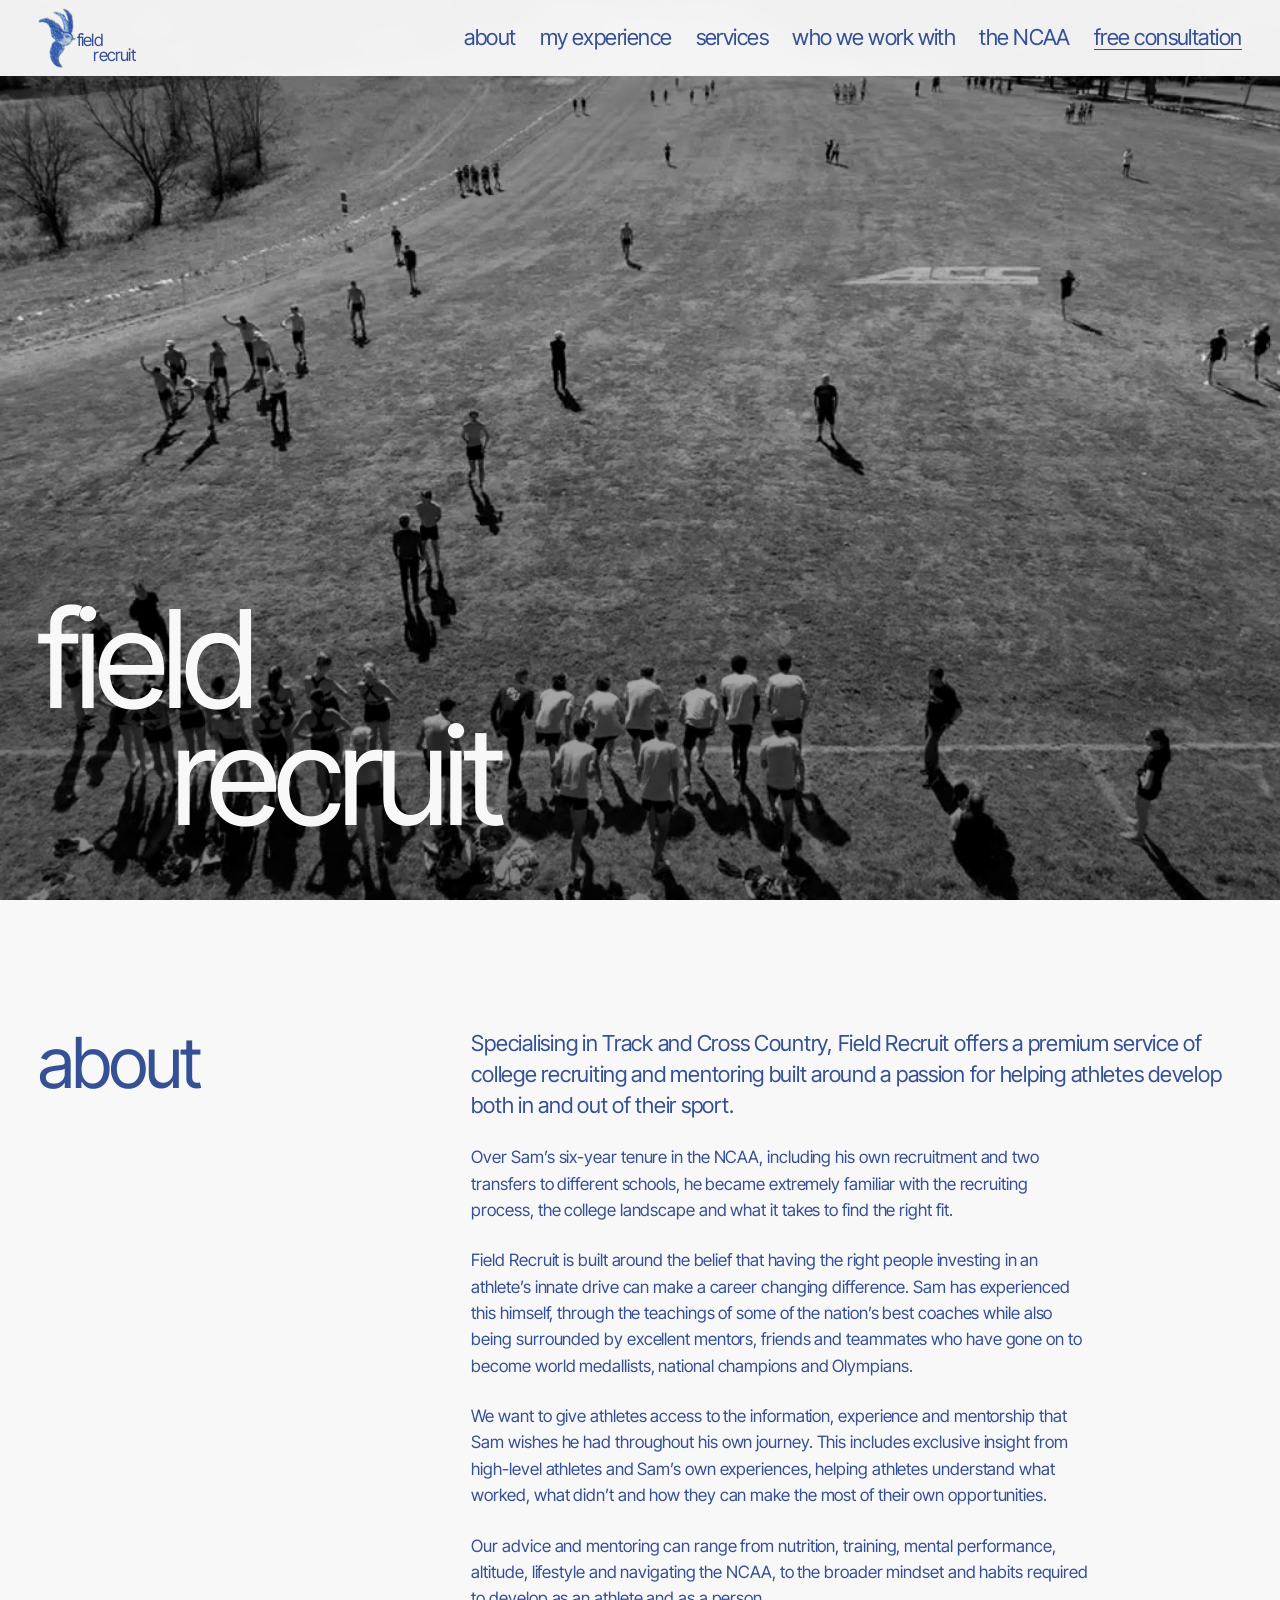
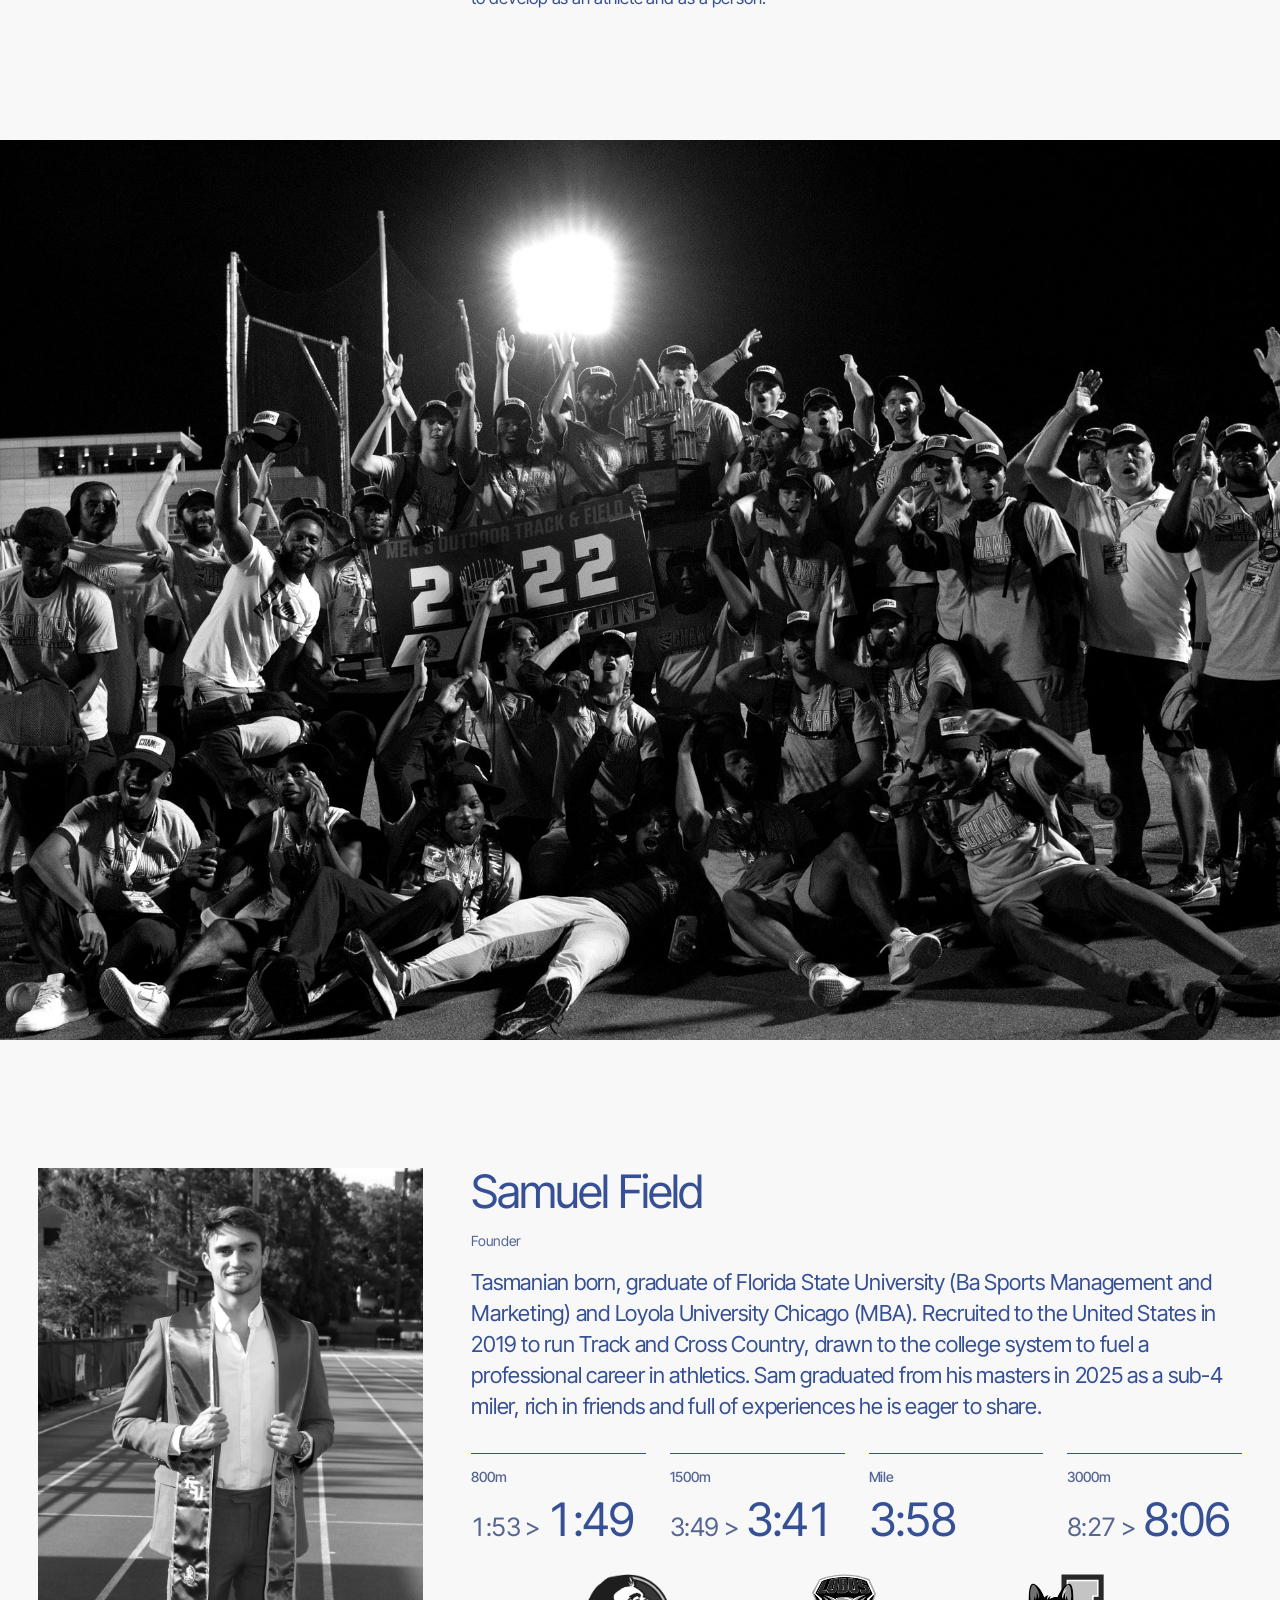
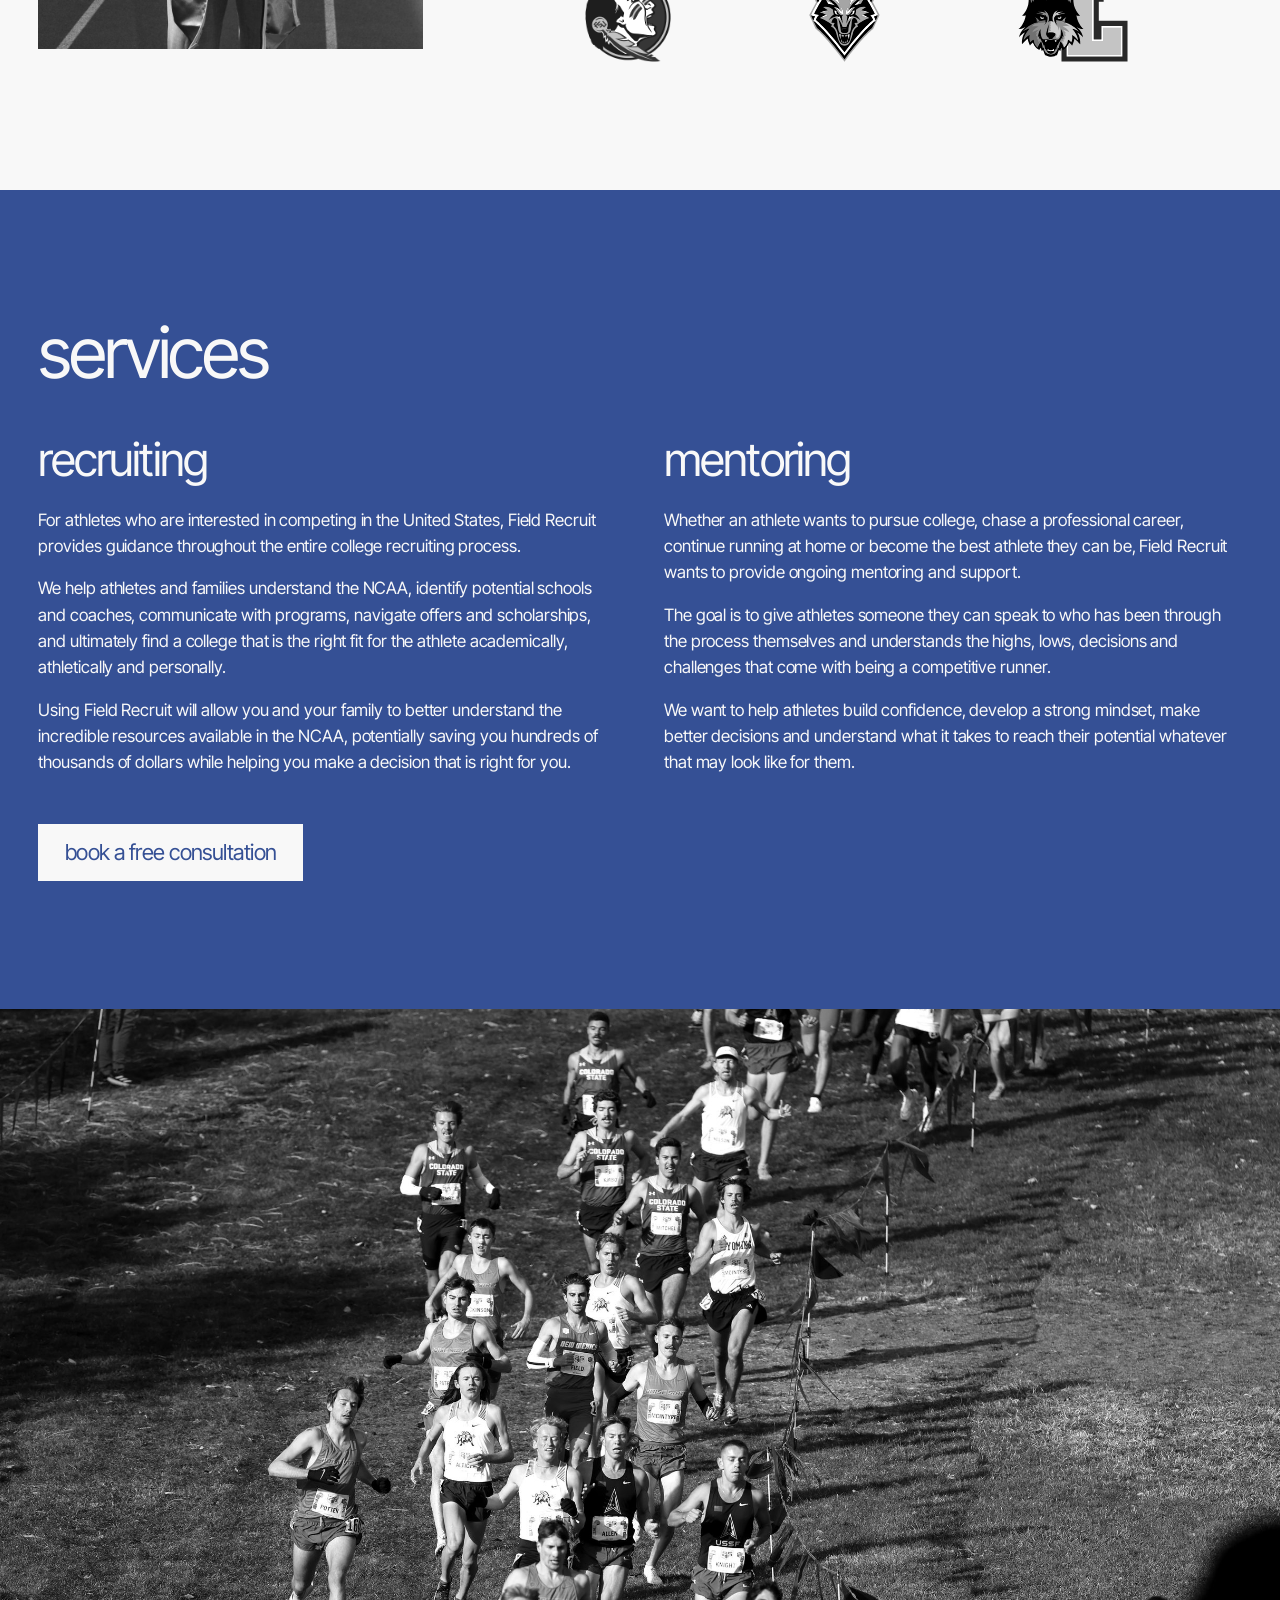
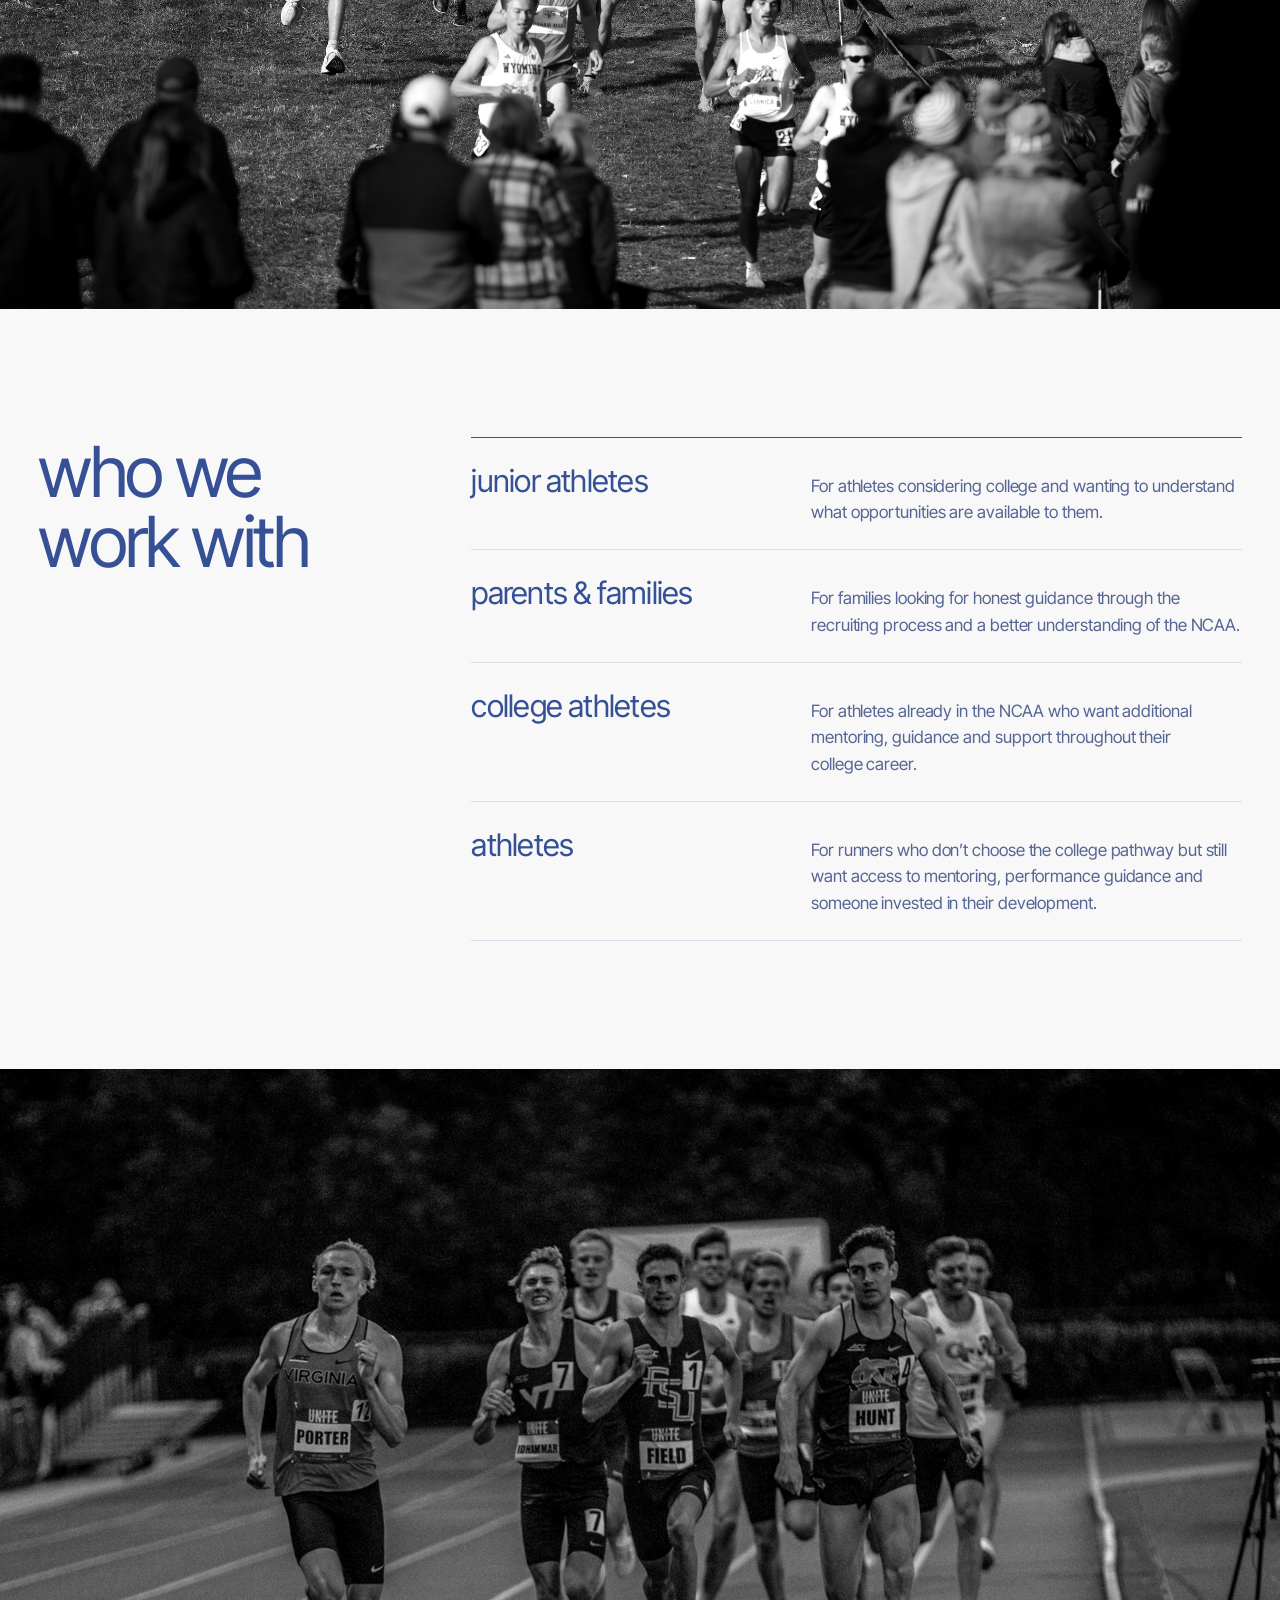
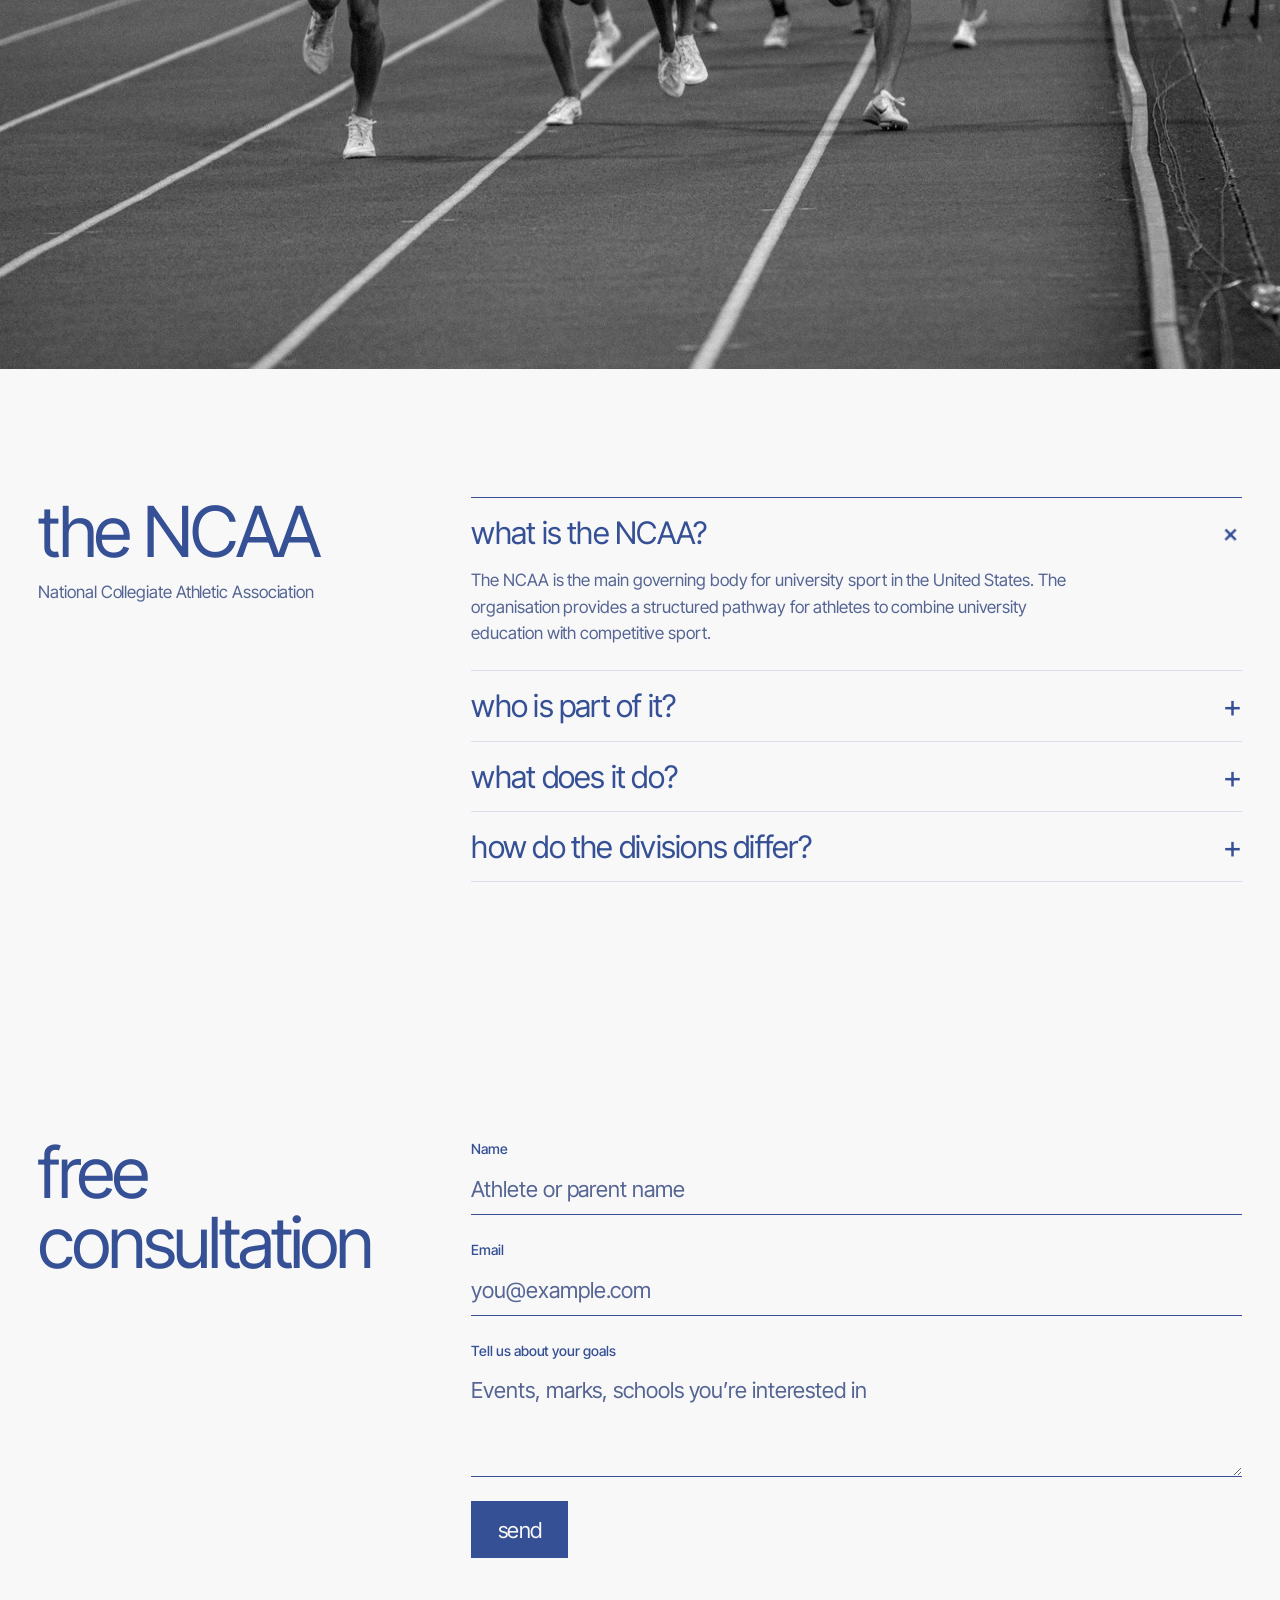
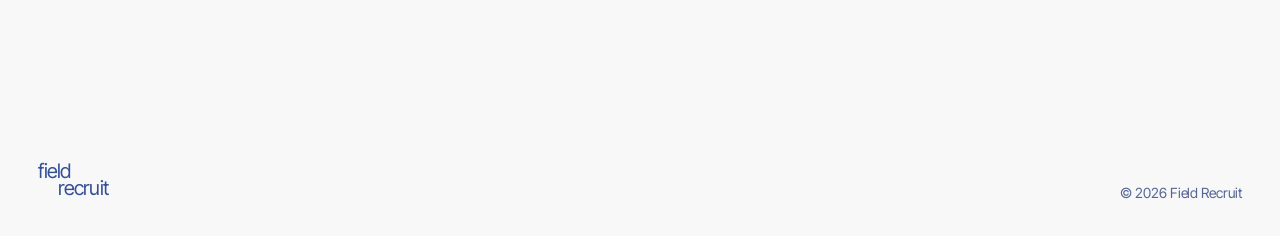
<file: index.html>
<!doctype html>
<html lang="en">
<head>
  <meta charset="utf-8">
  <meta name="viewport" content="width=device-width, initial-scale=1">
  <title>Field Recruit · College recruiting and mentoring</title>
  <meta name="description" content="Field Recruit offers a premium service of college recruiting and mentoring for Track and Cross Country athletes.">
  <link rel="icon" href="data:,">
  <script>document.documentElement.classList.add('js')</script>
  <link rel="preconnect" href="https://fonts.googleapis.com">
  <link rel="preconnect" href="https://fonts.gstatic.com" crossorigin>
  <link href="https://fonts.googleapis.com/css2?family=Inter+Tight:wght@400;500&display=swap" rel="stylesheet">
  <link rel="stylesheet" href="design-systems/02-field-recruit/tokens.css">
  <link rel="stylesheet" href="design-systems/02-field-recruit/base.css">
  <link rel="stylesheet" href="design-systems/02-field-recruit/components.css">
  <link rel="stylesheet" href="site/site.css">
  <script src="site/site.js" defer></script>
</head>
<body id="top">

  <!-- Fixed banner: drops down and fades in after the hero (site/site.js) -->
  <nav class="banner" aria-label="Main">
    <div class="banner__inner">
      <a class="brand" href="#top" aria-label="Field Recruit, back to top">
        <img class="brand__bird" src="design-systems/02-field-recruit/media/bird.png" alt="">
        <span class="brand__word"><span>field</span><span>recruit</span></span>
      </a>
      <button class="banner__toggle" type="button" aria-expanded="false" aria-controls="banner-links">menu</button>
      <ul class="menu banner__links" id="banner-links">
        <li><a href="#about">about</a></li>
        <li><a href="#experience">my experience</a></li>
        <li><a href="#services">services</a></li>
        <li><a href="#who">who we work with</a></li>
        <li><a href="#ncaa">the NCAA</a></li>
        <li><a href="#consultation">free consultation</a></li>
      </ul>
    </div>
  </nav>

  <header class="hero">
    <h1 class="hero__title hero__brand">
      <a class="brand" href="#top" aria-label="Field Recruit">
        <span class="brand__word"><span>field</span><span>recruit</span></span>
      </a>
    </h1>

    <div class="hero__media">
      <video autoplay muted loop playsinline preload="auto" poster="design-systems/02-field-recruit/media/hero-poster.jpg" aria-hidden="true">
        <source src="design-systems/02-field-recruit/media/hero.mp4" type="video/mp4">
      </video>
    </div>

    <div class="hero__side">
      <a class="icon-link" href="https://www.instagram.com/fieldrecruit/" target="_blank" rel="noopener" aria-label="Field Recruit on Instagram">
        <svg viewBox="0 0 24 24" fill="none" stroke="currentColor" stroke-width="2" aria-hidden="true"><rect x="2.5" y="2.5" width="19" height="19" rx="5"/><circle cx="12" cy="12" r="4.5"/><circle cx="17.4" cy="6.6" r="1" fill="currentColor" stroke="none"/></svg>
      </a>
    </div>
  </header>

  <main>
    <section class="section" id="about">
      <div class="container split">
        <h2 class="split__head">about</h2>
        <div class="stack">
          <p class="lead">Specialising in Track and Cross Country, Field Recruit offers a premium service of college recruiting and mentoring built around a passion for helping athletes develop both in and out of their sport.</p>
          <p>Over Sam’s six-year tenure in the NCAA, including his own recruitment and two transfers to different schools, he became extremely familiar with the recruiting process, the college landscape and what it takes to find the right fit.</p>
          <p>Field Recruit is built around the belief that having the right people investing in an athlete’s innate drive can make a career changing difference. Sam has experienced this himself, through the teachings of some of the nation’s best coaches while also being surrounded by excellent mentors, friends and teammates who have gone on to become world medallists, national champions and Olympians.</p>
          <p>We want to give athletes access to the information, experience and mentorship that Sam wishes he had throughout his own journey. This includes exclusive insight from high-level athletes and Sam’s own experiences, helping athletes understand what worked, what didn’t and how they can make the most of their own opportunities.</p>
          <p>Our advice and mentoring can range from nutrition, training, mental performance, altitude, lifestyle and navigating the NCAA, to the broader mindset and habits required to develop as an athlete and as a person.</p>
        </div>
      </div>
    </section>

    <div class="photo-full"><img src="design-systems/02-field-recruit/media/team.jpg" alt="A college track and field team celebrating with a trophy and a 2022 championship banner under stadium lights" loading="lazy"></div>

    <section class="section" id="experience" aria-label="My experience">
      <div class="container split">
        <div class="frame split__photo"><img src="design-systems/02-field-recruit/media/graduation.jpg" alt="Graduate in a suit and Florida State stole standing on a running track" loading="lazy"></div>
        <div class="stack" style="--stack-gap:var(--space-6)">
          <div class="stack" style="--stack-gap:var(--space-4)">
            <h2 class="h3">Samuel Field</h2>
            <p class="small muted">Founder</p>
            <p class="lead">Tasmanian born, graduate of Florida State University (Ba Sports Management and Marketing) and Loyola University Chicago (MBA). Recruited to the United States in 2019 to run Track and Cross Country, drawn to the college system to fuel a professional career in athletics. Sam graduated from his masters in 2025 as a sub-4 miler, rich in friends and full of experiences he is eager to share.</p>
          </div>
          <div class="marks">
            <div class="mark"><p class="mark__event">800m</p><p class="mark__time"><span class="mark__from">1:53 &gt;</span>1:49</p></div>
            <div class="mark"><p class="mark__event">1500m</p><p class="mark__time"><span class="mark__from">3:49 &gt;</span>3:41</p></div>
            <div class="mark"><p class="mark__event">Mile</p><p class="mark__time">3:58</p></div>
            <div class="mark"><p class="mark__event">3000m</p><p class="mark__time"><span class="mark__from">8:27 &gt;</span>8:06</p></div>
          </div>
          <ul class="logos">
            <li><img src="design-systems/02-field-recruit/media/logos/florida-state.png" alt="Florida State University" loading="lazy"></li>
            <li><img src="design-systems/02-field-recruit/media/logos/new-mexico.svg" alt="University of New Mexico" loading="lazy"></li>
            <li><img src="design-systems/02-field-recruit/media/logos/loyola-chicago.svg" alt="Loyola University Chicago" loading="lazy"></li>
          </ul>
        </div>
      </div>
    </section>

    <section class="section section--ink" id="services">
      <div class="container stack" style="--stack-gap:var(--space-7)">
        <h2>services</h2>
        <div class="grid grid--2" style="--grid-gap:var(--space-7)">
          <div class="services__item stack" style="--stack-gap:var(--space-4)">
            <h3>recruiting</h3>
            <p>For athletes who are interested in competing in the United States, Field Recruit provides guidance throughout the entire college recruiting process.</p>
            <p>We help athletes and families understand the NCAA, identify potential schools and coaches, communicate with programs, navigate offers and scholarships, and ultimately find a college that is the right fit for the athlete academically, athletically and personally.</p>
            <p>Using Field Recruit will allow you and your family to better understand the incredible resources available in the NCAA, potentially saving you hundreds of thousands of dollars while helping you make a decision that is right for you.</p>
          </div>
          <div class="services__item stack" style="--stack-gap:var(--space-4)">
            <h3>mentoring</h3>
            <p>Whether an athlete wants to pursue college, chase a professional career, continue running at home or become the best athlete they can be, Field Recruit wants to provide ongoing mentoring and support.</p>
            <p>The goal is to give athletes someone they can speak to who has been through the process themselves and understands the highs, lows, decisions and challenges that come with being a competitive runner.</p>
            <p>We want to help athletes build confidence, develop a strong mindset, make better decisions and understand what it takes to reach their potential whatever that may look like for them.</p>
          </div>
        </div>
        <a class="btn btn--primary" href="#consultation">book a free consultation</a>
      </div>
    </section>

    <div class="photo-full"><img src="design-systems/02-field-recruit/media/cross-country.jpg" alt="Sam Field, bib FIELD, in a New Mexico vest in a pack of cross country runners on a grass course" loading="lazy"></div>

    <section class="section" id="who">
      <div class="container split">
        <h2 class="split__head">who we work with</h2>
        <ul class="rows">
          <li class="row"><p class="row__title">junior athletes</p><p class="row__text">For athletes considering college and wanting to understand what opportunities are available to them.</p></li>
          <li class="row"><p class="row__title">parents &amp; families</p><p class="row__text">For families looking for honest guidance through the recruiting process and a better understanding of the NCAA.</p></li>
          <li class="row"><p class="row__title">college athletes</p><p class="row__text">For athletes already in the NCAA who want additional mentoring, guidance and support throughout their college career.</p></li>
          <li class="row"><p class="row__title">athletes</p><p class="row__text">For runners who don’t choose the college pathway but still want access to mentoring, performance guidance and someone invested in their development.</p></li>
        </ul>
      </div>
    </section>

    <div class="photo-full"><img src="design-systems/02-field-recruit/media/race.jpg" alt="Sam Field, bib FIELD, racing in a Florida State uniform in the middle of a group on the home straight" loading="lazy"></div>

    <section class="section" id="ncaa">
      <div class="container split">
        <div class="split__head stack" style="--stack-gap:var(--space-3)">
          <h2>the NCAA</h2>
          <p class="muted">National Collegiate Athletic Association</p>
        </div>
        <div>
          <details class="disclosure" open>
            <summary>what is the NCAA?</summary>
            <p class="disclosure__body">The NCAA is the main governing body for university sport in the United States. The organisation provides a structured pathway for athletes to combine university education with competitive sport.</p>
          </details>
          <details class="disclosure">
            <summary>who is part of it?</summary>
            <p class="disclosure__body">The NCAA is comprised of more than 1,000 university institutions across three divisions. These institutions compete in organised sporting competitions across a wide range of sports including Track and Field, Cross Country, swimming, basketball, soccer and tennis.</p>
          </details>
          <details class="disclosure">
            <summary>what does it do?</summary>
            <p class="disclosure__body">The NCAA facilitates university teams travelling student-athletes to competitions and hosting NCAA-sanctioned meets. It also establishes and governs eligibility requirements, organises national championships and regulates how universities recruit and support student-athletes.</p>
          </details>
          <details class="disclosure">
            <summary>how do the divisions differ?</summary>
            <p class="disclosure__body">The three divisions offer different levels of competition, university environments, academic opportunities and scholarship structures. Understanding these differences is an important part of finding the right university and opportunity for each athlete.</p>
          </details>
        </div>
      </div>
    </section>

    <section class="section" id="consultation">
      <div class="container split">
        <h2 class="split__head">free consultation</h2>
        <form class="stack" id="consultation-form">
          <div class="field"><label for="f-name">Name</label><input id="f-name" name="name" type="text" autocomplete="name" placeholder="Athlete or parent name" required></div>
          <div class="field"><label for="f-email">Email</label><input id="f-email" name="email" type="email" autocomplete="email" placeholder="you@example.com" required></div>
          <div class="field"><label for="f-goals">Tell us about your goals</label><textarea id="f-goals" name="goals" placeholder="Events, marks, schools you’re interested in"></textarea></div>
          <button class="btn btn--primary" type="submit">send</button>
          <p class="form-status" role="status"></p>
        </form>
      </div>
    </section>
  </main>

  <footer class="container site-footer">
    <a class="brand" href="#top" aria-label="Field Recruit, back to top">
      <span class="brand__word"><span>field</span><span>recruit</span></span>
    </a>
    <p class="small muted">© 2026 Field Recruit</p>
  </footer>

</body>
</html>
</file>
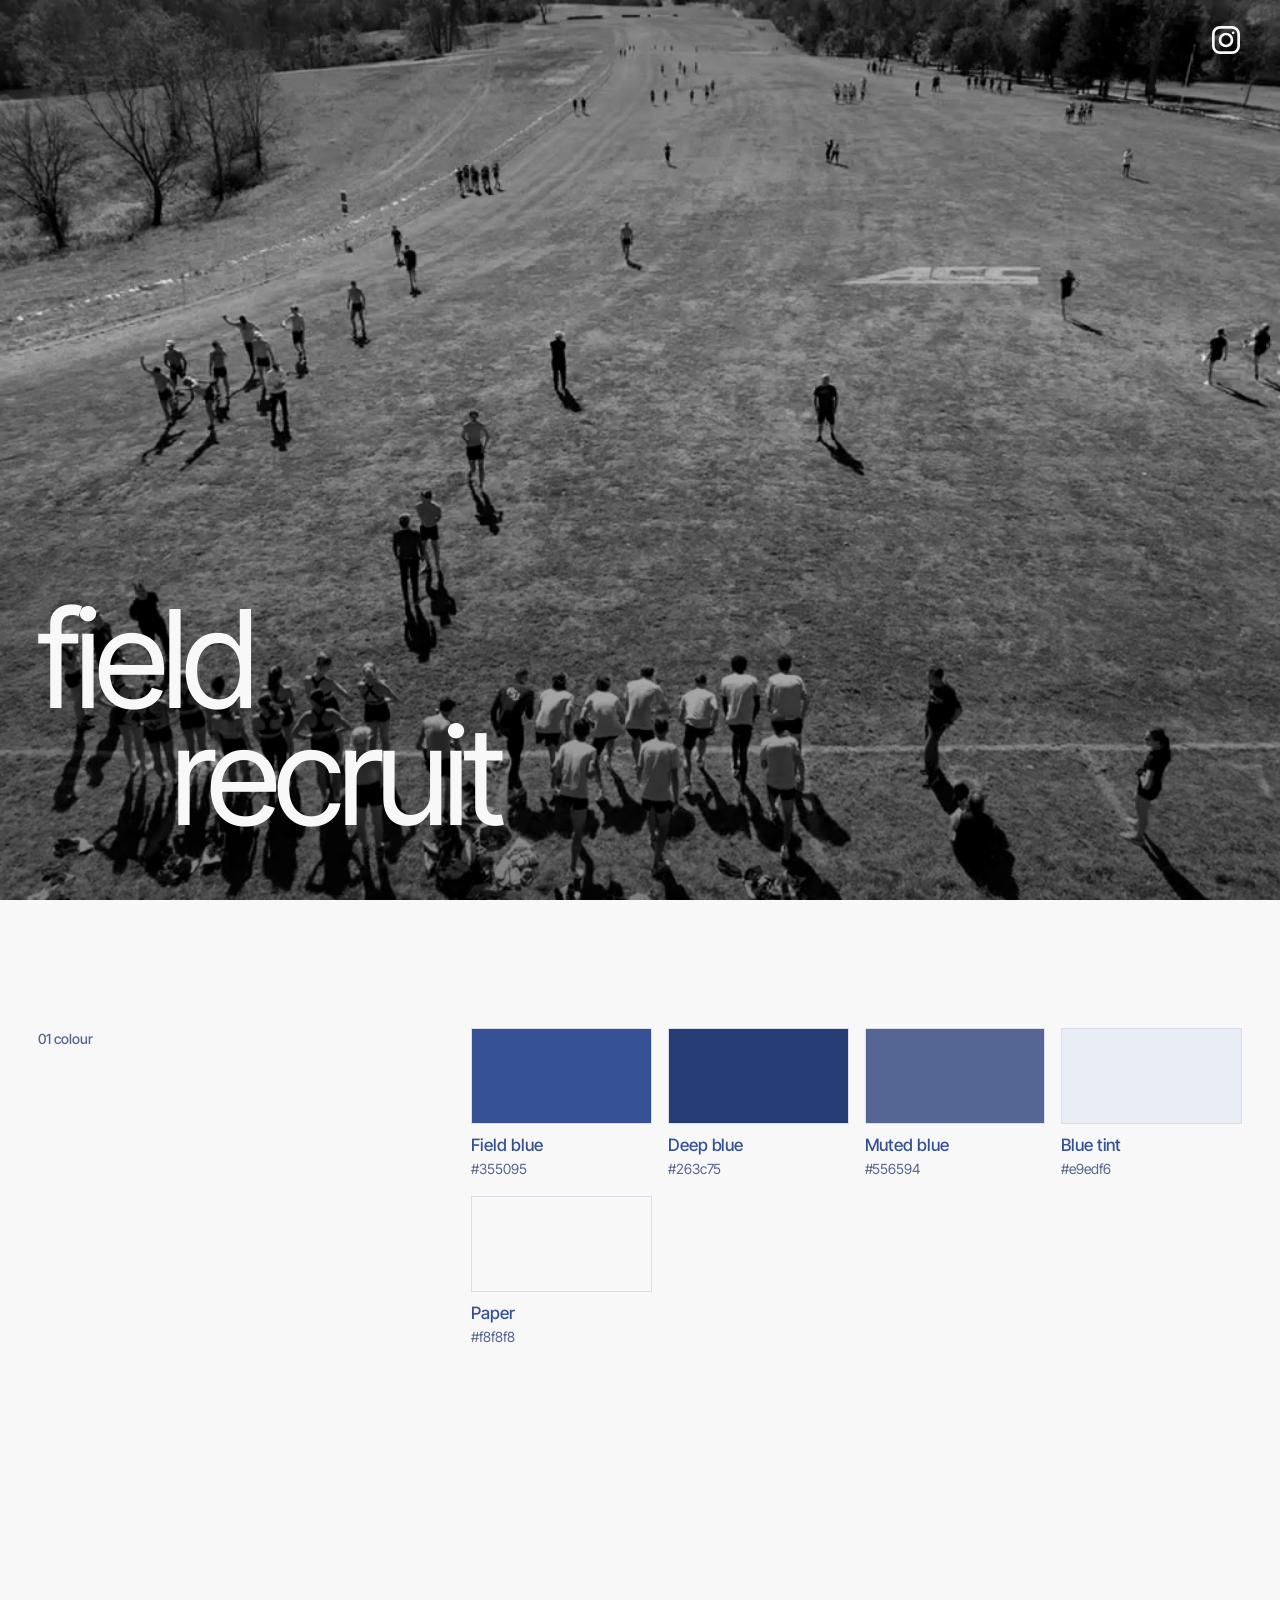
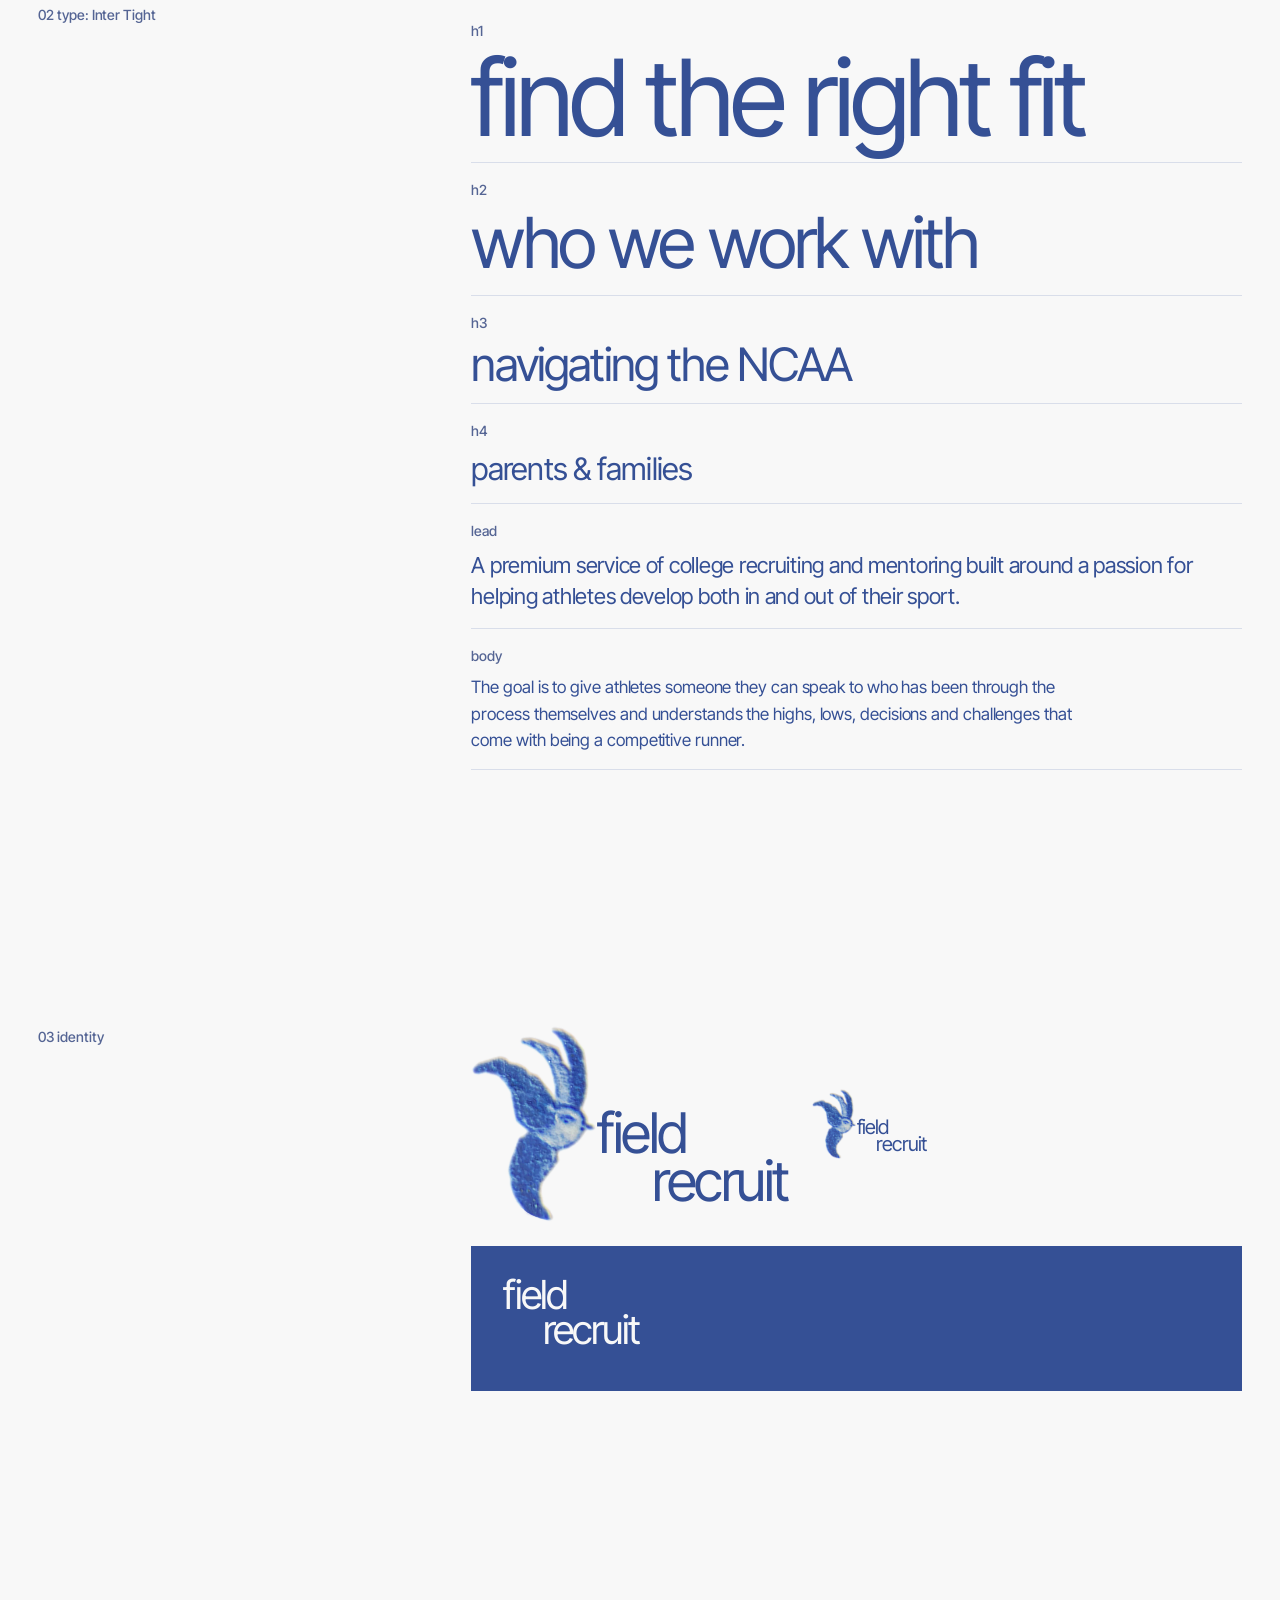
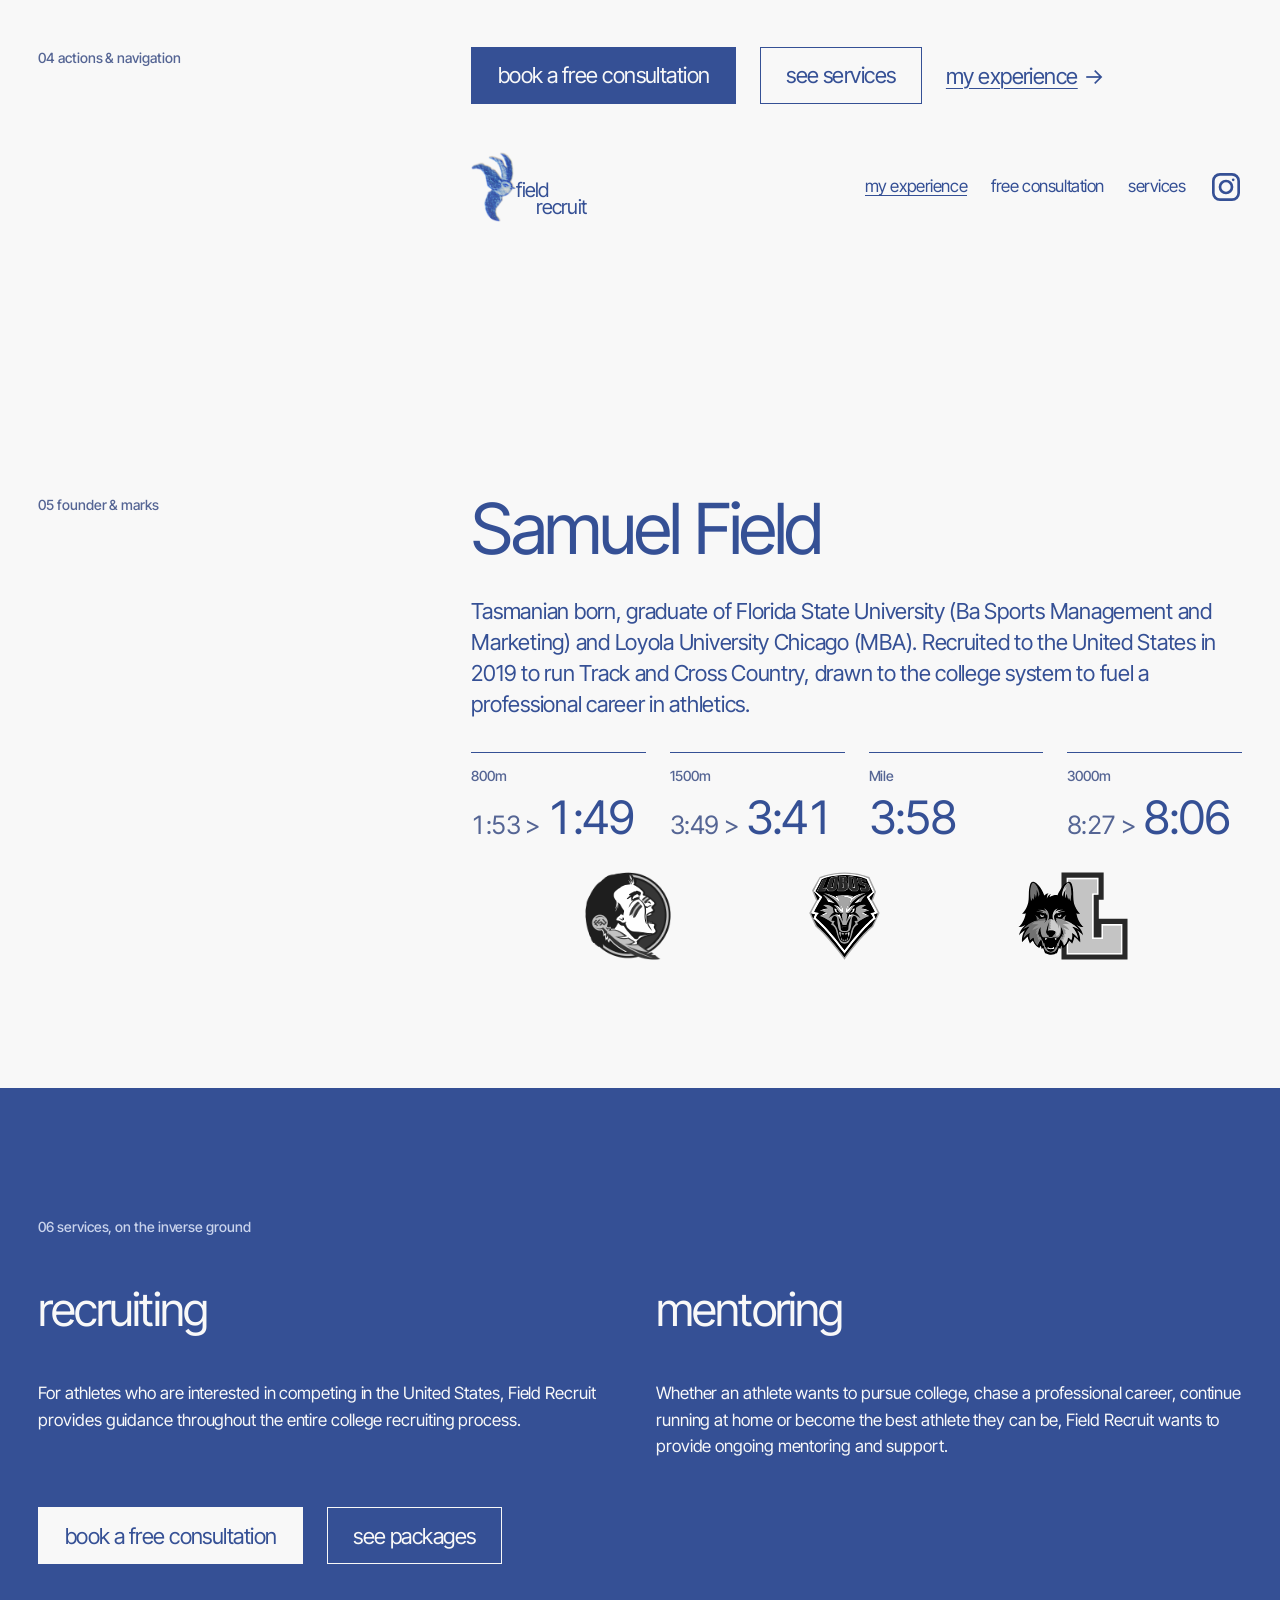
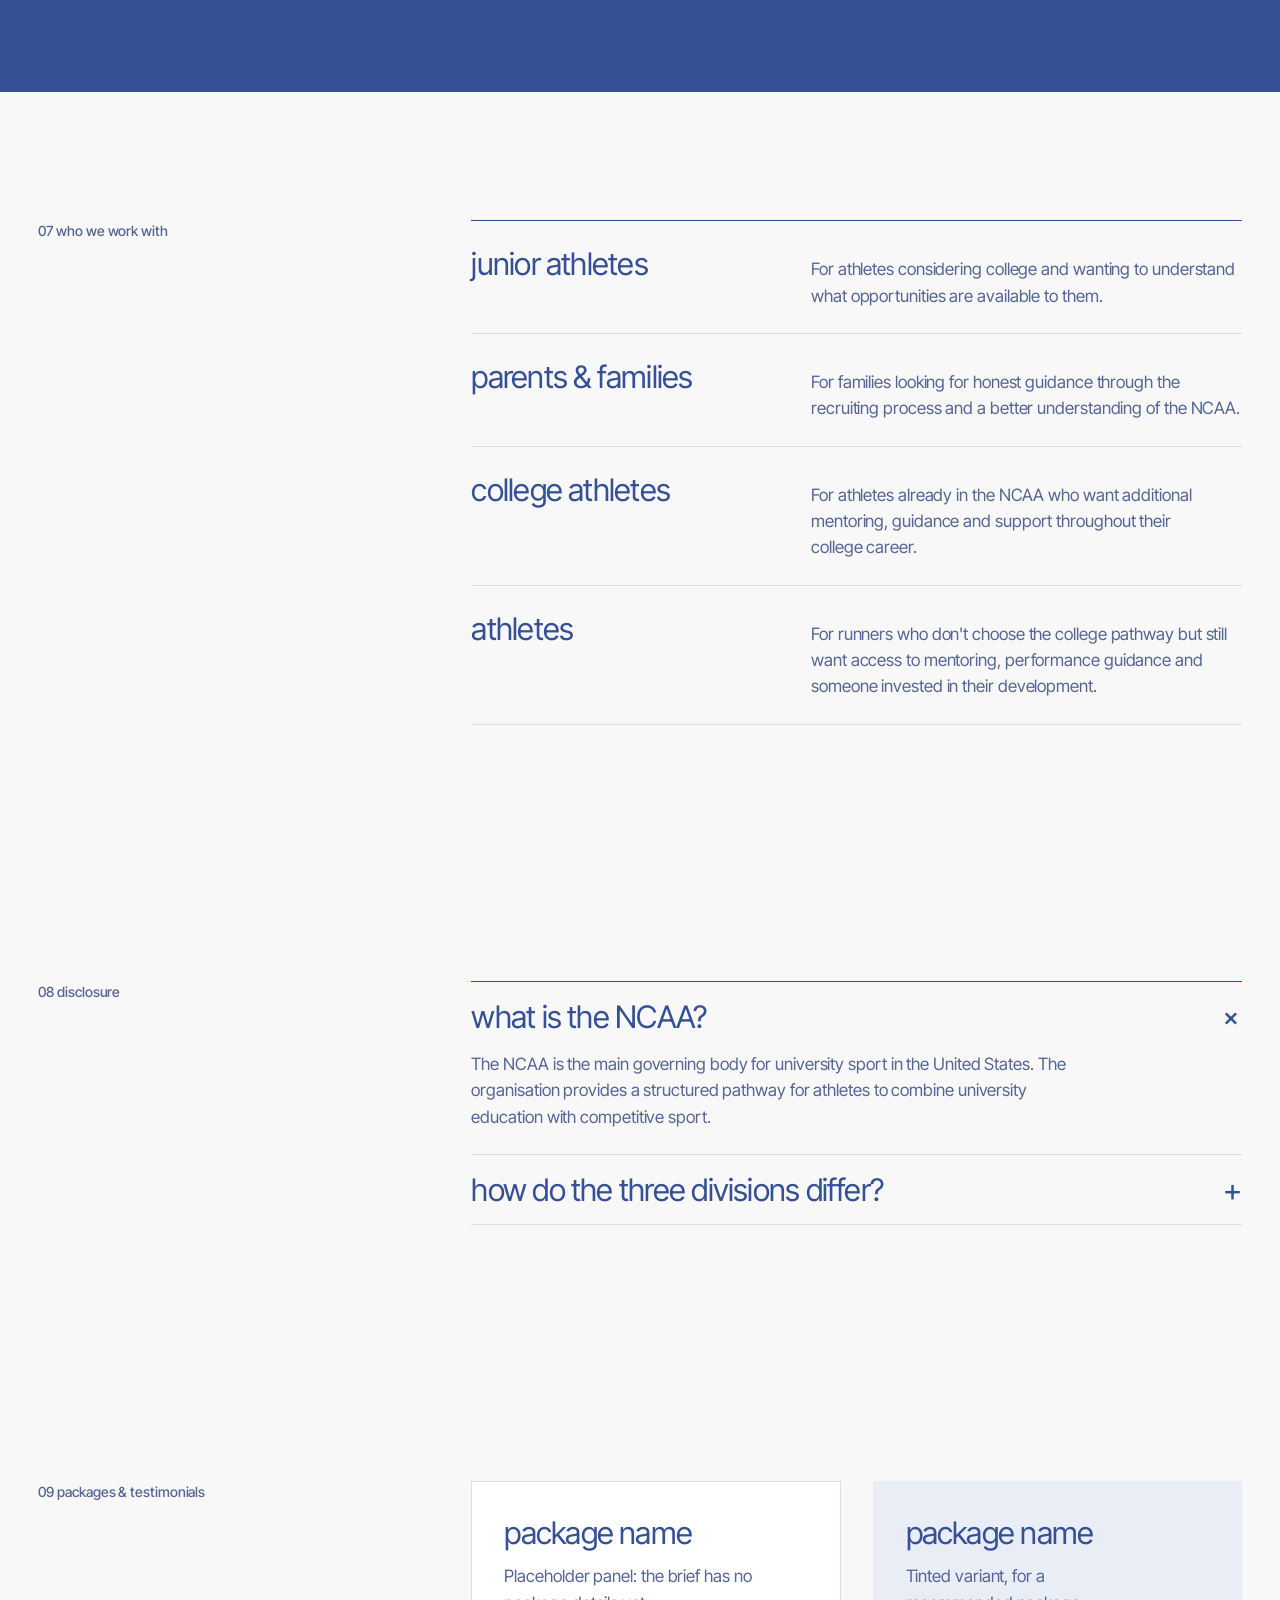
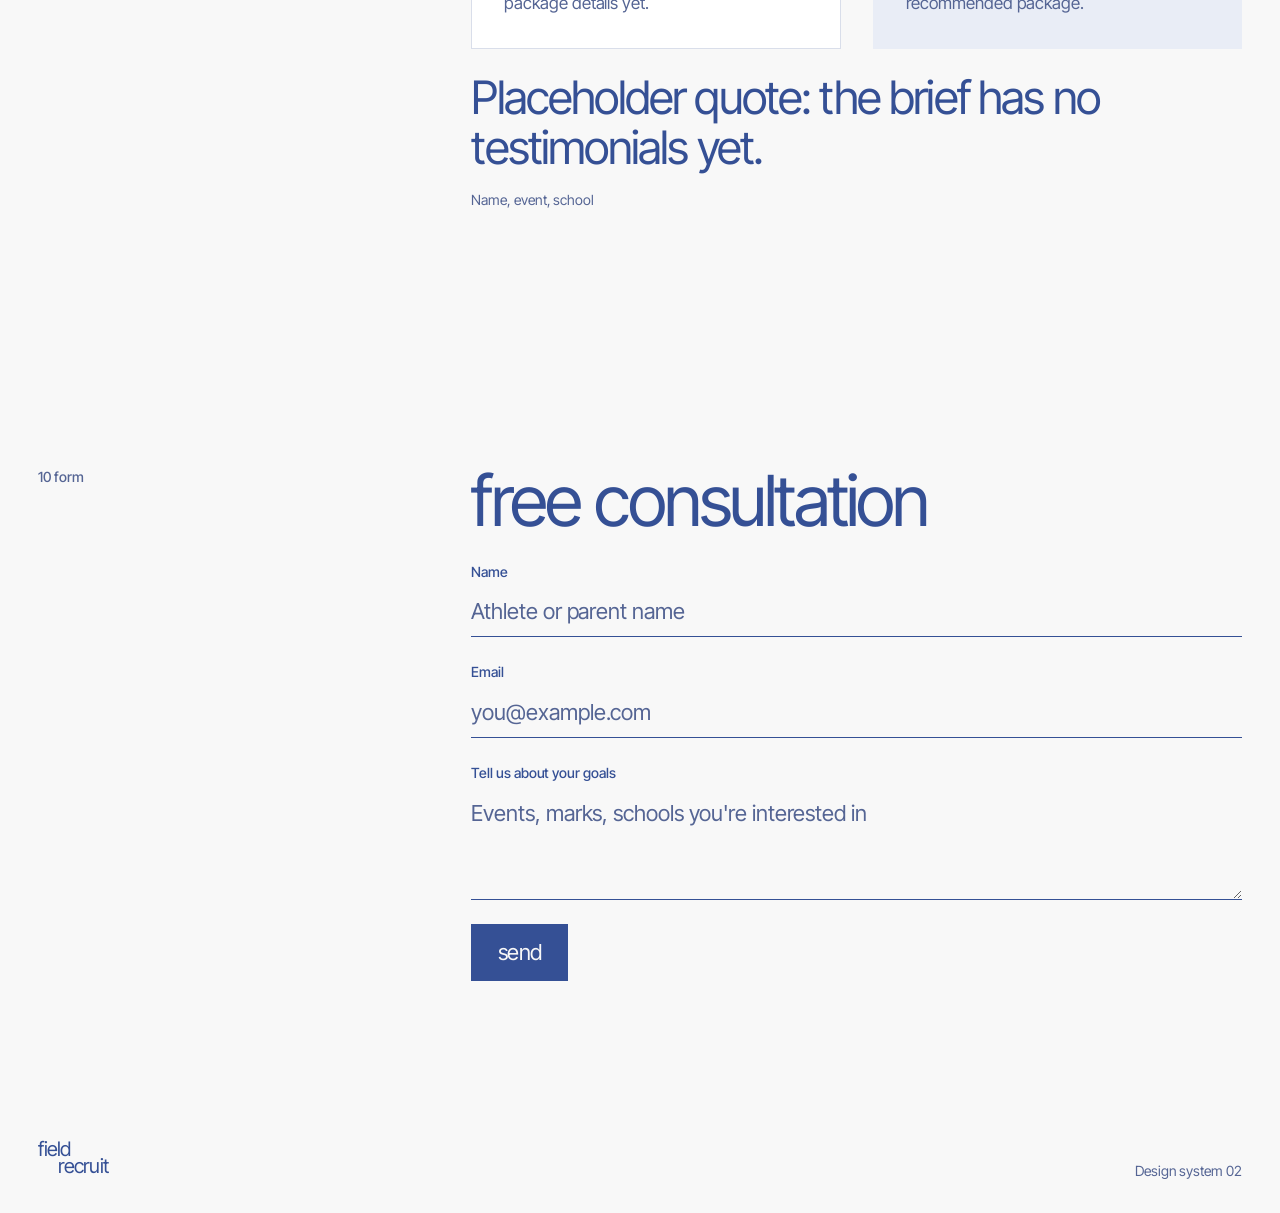
<file: design-systems/02-field-recruit/styleguide.html>
<!doctype html>
<html lang="en">
<head>
  <meta charset="utf-8">
  <meta name="viewport" content="width=device-width, initial-scale=1">
  <title>Design System · Field Recruit</title>
  <link rel="preconnect" href="https://fonts.googleapis.com">
  <link rel="preconnect" href="https://fonts.gstatic.com" crossorigin>
  <link href="https://fonts.googleapis.com/css2?family=Inter+Tight:wght@400;500&display=swap" rel="stylesheet">
  <link rel="stylesheet" href="tokens.css">
  <link rel="stylesheet" href="base.css">
  <link rel="stylesheet" href="components.css">
  <style>
    /* Styleguide-only helpers */
    .swatches { display: grid; grid-template-columns: repeat(auto-fill, minmax(10rem, 1fr)); gap: var(--space-4); }
    .swatch__chip { height: 6rem; border: 1px solid var(--color-border); }
    .swatch__name { margin-top: var(--space-2); font-weight: var(--weight-medium); }
    .type-row { display: grid; gap: var(--space-2); padding-block: var(--space-4); border-bottom: 1px solid var(--color-border); }
    .sample-row { display: flex; flex-wrap: wrap; align-items: center; gap: var(--space-5); }
    .on-ink { padding: var(--space-6); background: var(--color-ink-bg); }
    .on-ink .brand { --color-text: var(--color-on-ink); }
    .placeholder-note { margin-top: var(--space-4); font-size: var(--text-sm); color: var(--color-text-muted); }
  </style>
</head>
<body>

  <!-- Hero: the mood board composition -->
  <header class="hero">
    <div class="hero__brand">
      <a class="brand" href="#" aria-label="Field Recruit home">
        <span class="brand__word"><span>field</span><span>recruit</span></span>
      </a>
    </div>

    <div class="hero__media">
      <video autoplay muted loop playsinline preload="auto" poster="media/hero-poster.jpg" aria-hidden="true">
        <source src="media/hero.mp4" type="video/mp4">
      </video>
    </div>

    <div class="hero__side">
      <a class="icon-link" href="https://www.instagram.com/fieldrecruit/" target="_blank" rel="noopener" aria-label="Field Recruit on Instagram">
        <svg viewBox="0 0 24 24" fill="none" stroke="currentColor" stroke-width="2" aria-hidden="true"><rect x="2.5" y="2.5" width="19" height="19" rx="5"/><circle cx="12" cy="12" r="4.5"/><circle cx="17.4" cy="6.6" r="1" fill="currentColor" stroke="none"/></svg>
      </a>
    </div>
  </header>

  <section class="section">
    <div class="container split">
      <p class="label">01 colour</p>
      <div class="swatches">
        <div><div class="swatch__chip" style="background:var(--color-accent)"></div><p class="swatch__name">Field blue</p><p class="small muted">#355095</p></div>
        <div><div class="swatch__chip" style="background:var(--color-accent-hover)"></div><p class="swatch__name">Deep blue</p><p class="small muted">#263c75</p></div>
        <div><div class="swatch__chip" style="background:var(--color-text-muted)"></div><p class="swatch__name">Muted blue</p><p class="small muted">#556594</p></div>
        <div><div class="swatch__chip" style="background:var(--color-surface-2)"></div><p class="swatch__name">Blue tint</p><p class="small muted">#e9edf6</p></div>
        <div><div class="swatch__chip" style="background:var(--color-bg)"></div><p class="swatch__name">Paper</p><p class="small muted">#f8f8f8</p></div>
      </div>
    </div>
  </section>

  <section class="section">
    <div class="container split">
      <p class="label">02 type: Inter Tight</p>
      <div>
        <div class="type-row"><span class="label">h1</span><h1>find the right fit</h1></div>
        <div class="type-row"><span class="label">h2</span><h2>who we work with</h2></div>
        <div class="type-row"><span class="label">h3</span><h3>navigating the NCAA</h3></div>
        <div class="type-row"><span class="label">h4</span><h4>parents &amp; families</h4></div>
        <div class="type-row"><span class="label">lead</span><p class="lead">A premium service of college recruiting and mentoring built around a passion for helping athletes develop both in and out of their sport.</p></div>
        <div class="type-row"><span class="label">body</span><p>The goal is to give athletes someone they can speak to who has been through the process themselves and understands the highs, lows, decisions and challenges that come with being a competitive runner.</p></div>
      </div>
    </div>
  </section>

  <section class="section">
    <div class="container split">
      <p class="label">03 identity</p>
      <div class="stack">
        <div class="sample-row">
          <a class="brand" style="--brand-size:3.5rem" href="#" aria-label="Field Recruit"><img class="brand__bird" src="media/bird.png" alt=""><span class="brand__word"><span>field</span><span>recruit</span></span></a>
          <a class="brand" href="#" aria-label="Field Recruit"><img class="brand__bird" src="media/bird.png" alt=""><span class="brand__word"><span>field</span><span>recruit</span></span></a>
        </div>
        <div class="on-ink">
          <a class="brand" style="--brand-size:2.5rem" href="#" aria-label="Field Recruit"><span class="brand__word"><span>field</span><span>recruit</span></span></a>
        </div>
      </div>
    </div>
  </section>

  <section class="section">
    <div class="container split">
      <p class="label">04 actions &amp; navigation</p>
      <div class="stack" style="--stack-gap:var(--space-6)">
        <div class="sample-row">
          <a class="btn btn--primary" href="#">book a free consultation</a>
          <a class="btn btn--secondary" href="#">see services</a>
          <a class="link-arrow" href="#">my experience</a>
        </div>
        <div class="site-header">
          <a class="brand" href="#" aria-label="Field Recruit"><img class="brand__bird" src="media/bird.png" alt=""><span class="brand__word"><span>field</span><span>recruit</span></span></a>
          <div class="site-header__nav">
            <ul class="menu">
              <li><a href="#" aria-current="page">my experience</a></li>
              <li><a href="#">free consultation</a></li>
              <li><a href="#">services</a></li>
            </ul>
            <a class="icon-link" href="https://www.instagram.com/fieldrecruit/" target="_blank" rel="noopener" aria-label="Field Recruit on Instagram"><svg viewBox="0 0 24 24" fill="none" stroke="currentColor" stroke-width="2" aria-hidden="true"><rect x="2.5" y="2.5" width="19" height="19" rx="5"/><circle cx="12" cy="12" r="4.5"/><circle cx="17.4" cy="6.6" r="1" fill="currentColor" stroke="none"/></svg></a>
          </div>
        </div>
      </div>
    </div>
  </section>

  <section class="section" id="experience">
    <div class="container split">
      <p class="label">05 founder &amp; marks</p>
      <div class="stack" style="--stack-gap:var(--space-6)">
        <h2>Samuel Field</h2>
        <p class="lead">Tasmanian born, graduate of Florida State University (Ba Sports Management and Marketing) and Loyola University Chicago (MBA). Recruited to the United States in 2019 to run Track and Cross Country, drawn to the college system to fuel a professional career in athletics.</p>
        <div class="marks">
          <div class="mark"><p class="mark__event">800m</p><p class="mark__time"><span class="mark__from">1:53 &gt;</span>1:49</p></div>
          <div class="mark"><p class="mark__event">1500m</p><p class="mark__time"><span class="mark__from">3:49 &gt;</span>3:41</p></div>
          <div class="mark"><p class="mark__event">Mile</p><p class="mark__time">3:58</p></div>
          <div class="mark"><p class="mark__event">3000m</p><p class="mark__time"><span class="mark__from">8:27 &gt;</span>8:06</p></div>
        </div>
        <ul class="logos">
          <li><img src="media/logos/florida-state.png" alt="Florida State University" loading="lazy"></li>
          <li><img src="media/logos/new-mexico.svg" alt="University of New Mexico" loading="lazy"></li>
          <li><img src="media/logos/loyola-chicago.svg" alt="Loyola University Chicago" loading="lazy"></li>
        </ul>
      </div>
    </div>
  </section>

  <section class="section section--ink" id="services">
    <div class="container stack" style="--stack-gap:var(--space-7)">
      <p class="label">06 services, on the inverse ground</p>
      <div class="grid grid--2">
        <div class="stack">
          <h3>recruiting</h3>
          <p>For athletes who are interested in competing in the United States, Field Recruit provides guidance throughout the entire college recruiting process.</p>
        </div>
        <div class="stack">
          <h3>mentoring</h3>
          <p>Whether an athlete wants to pursue college, chase a professional career, continue running at home or become the best athlete they can be, Field Recruit wants to provide ongoing mentoring and support.</p>
        </div>
      </div>
      <div class="sample-row">
        <a class="btn btn--primary" href="#">book a free consultation</a>
        <a class="btn btn--secondary" href="#">see packages</a>
      </div>
    </div>
  </section>

  <section class="section">
    <div class="container split">
      <p class="label">07 who we work with</p>
      <ul class="rows">
        <li class="row"><p class="row__title">junior athletes</p><p class="row__text">For athletes considering college and wanting to understand what opportunities are available to them.</p></li>
        <li class="row"><p class="row__title">parents &amp; families</p><p class="row__text">For families looking for honest guidance through the recruiting process and a better understanding of the NCAA.</p></li>
        <li class="row"><p class="row__title">college athletes</p><p class="row__text">For athletes already in the NCAA who want additional mentoring, guidance and support throughout their college career.</p></li>
        <li class="row"><p class="row__title">athletes</p><p class="row__text">For runners who don't choose the college pathway but still want access to mentoring, performance guidance and someone invested in their development.</p></li>
      </ul>
    </div>
  </section>

  <section class="section">
    <div class="container split">
      <p class="label">08 disclosure</p>
      <div>
        <details class="disclosure" open>
          <summary>what is the NCAA?</summary>
          <p class="disclosure__body">The NCAA is the main governing body for university sport in the United States. The organisation provides a structured pathway for athletes to combine university education with competitive sport.</p>
        </details>
        <details class="disclosure">
          <summary>how do the three divisions differ?</summary>
          <p class="disclosure__body">The three divisions offer different levels of competition, university environments, academic opportunities and scholarship structures. Understanding these differences is an important part of finding the right university and opportunity for each athlete.</p>
        </details>
      </div>
    </div>
  </section>

  <section class="section">
    <div class="container split">
      <p class="label">09 packages &amp; testimonials</p>
      <div class="stack">
        <div class="grid grid--2">
          <div class="panel stack" style="--stack-gap:var(--space-3)"><h4>package name</h4><p class="muted">Placeholder panel: the brief has no package details yet.</p></div>
          <div class="panel panel--tint stack" style="--stack-gap:var(--space-3)"><h4>package name</h4><p class="muted">Tinted variant, for a recommended package.</p></div>
        </div>
        <blockquote class="quote">
          <p>Placeholder quote: the brief has no testimonials yet.</p>
          <footer>Name, event, school</footer>
        </blockquote>
      </div>
    </div>
  </section>

  <section class="section" id="consultation">
    <div class="container split">
      <p class="label">10 form</p>
      <form class="stack" onsubmit="return false">
        <h2>free consultation</h2>
        <div class="field"><label for="f-name">Name</label><input id="f-name" type="text" placeholder="Athlete or parent name"></div>
        <div class="field"><label for="f-email">Email</label><input id="f-email" type="email" placeholder="you@example.com"></div>
        <div class="field"><label for="f-goals">Tell us about your goals</label><textarea id="f-goals" placeholder="Events, marks, schools you're interested in"></textarea></div>
        <button class="btn btn--primary" type="submit">send</button>
      </form>
    </div>
  </section>

  <div class="container site-footer">
    <a class="brand" href="#" aria-label="Field Recruit"><span class="brand__word"><span>field</span><span>recruit</span></span></a>
    <p class="small muted">Design system 02</p>
  </div>

</body>
</html>
</file>
<file: design-systems/02-field-recruit/tokens.css>
/* ==========================================================================
   Field Recruit design tokens: the single source of truth.
   Colours are sampled from reference/mood-board.jpeg.
   Token names match 01-track-dark, so components can move between systems.
   ========================================================================== */

:root {
  /* ---- Colour: surfaces ---- */
  --color-bg:        #f8f8f8;  /* page background: paper white */
  --color-surface:   #ffffff;  /* raised panels */
  --color-surface-2: #e9edf6;  /* blue-tinted panels, hover */
  --color-ink-bg:    #355095;  /* inverse sections */

  /* ---- Colour: lines ---- */
  --color-border:        #d9deea;  /* hairlines */
  --color-border-strong: #355095;

  /* ---- Colour: text ---- */
  --color-text:         #355095;  /* the brand blue is the text colour */
  --color-text-muted:   #556594;  /* secondary copy */
  --color-on-ink:       #f8f8f8;  /* text on --color-ink-bg */
  --color-on-ink-muted: #c9d3ec;

  /* ---- Colour: accent (blue is the only colour in the system) ---- */
  --color-accent:       #355095;
  --color-accent-hover: #263c75;
  --color-on-accent:    #f8f8f8;

  /* ---- Colour: feedback ---- */
  --color-error: #b3261e;

  /* ---- Typography ---- */
  --font-sans: "Inter Tight", "Helvetica Neue", Helvetica, Arial, sans-serif;

  /* Fluid type scale: scales smoothly between mobile and desktop */
  --text-sm:   0.875rem;
  --text-base: 1.0625rem;
  --text-lg:   clamp(1.1875rem, 1.1rem + 0.35vw, 1.375rem);
  --text-xl:   clamp(1.5rem, 1.3rem + 0.8vw, 2rem);
  --text-2xl:  clamp(2rem, 1.6rem + 1.6vw, 3rem);
  --text-3xl:  clamp(2.75rem, 2rem + 3vw, 4.5rem);
  --text-4xl:  clamp(3.5rem, 2.25rem + 5.5vw, 7rem);

  --weight-regular: 400;
  --weight-medium:  500;

  --leading-solid:  0.9;   /* stacked wordmark and menus */
  --leading-tight:  1;
  --leading-snug:   1.2;
  --leading-normal: 1.55;

  --tracking-tight: -0.04em;   /* large headings */
  --tracking-snug:  -0.025em;
  --tracking-body:  -0.005em;

  /* ---- Spacing (4px base) ---- */
  --space-1:  0.25rem;
  --space-2:  0.5rem;
  --space-3:  0.75rem;
  --space-4:  1rem;
  --space-5:  1.5rem;
  --space-6:  2rem;
  --space-7:  3rem;
  --space-8:  4rem;
  --space-9:  6rem;
  --space-10: 9rem;

  /* ---- Layout ---- */
  --container-max:    80rem;
  --container-narrow: 42rem;
  --gutter: clamp(1.25rem, 3vw, 2.5rem);

  /* ---- Shape: square corners, the system is paper and print ---- */
  --radius: 0;

  /* ---- Motion ---- */
  --ease-out: cubic-bezier(0.22, 1, 0.36, 1);
  --duration-fast: 150ms;
  --duration-base: 300ms;
}
</file>
<file: design-systems/02-field-recruit/base.css>
/* ==========================================================================
   Base: reset, typography and layout utilities.
   ========================================================================== */

*, *::before, *::after { box-sizing: border-box; }
* { margin: 0; }

html { -webkit-text-size-adjust: 100%; scroll-behavior: smooth; }

body {
  min-height: 100svh;
  background: var(--color-bg);
  color: var(--color-text);
  font-family: var(--font-sans);
  font-size: var(--text-base);
  line-height: var(--leading-normal);
  letter-spacing: var(--tracking-body);
  -webkit-font-smoothing: antialiased;
}

img, video, svg { display: block; max-width: 100%; }
img { height: auto; }
input, textarea, select, button { font: inherit; letter-spacing: inherit; color: inherit; }
a { color: inherit; text-underline-offset: 0.2em; text-decoration-thickness: 1px; }

:focus-visible { outline: 2px solid var(--color-accent); outline-offset: 3px; }

/* ---- Headings: lowercase by convention, written that way in the copy so
   acronyms like NCAA keep their capitals ---- */
h1, h2, h3, h4 {
  font-weight: var(--weight-regular);
  line-height: var(--leading-tight);
  letter-spacing: var(--tracking-tight);
  text-wrap: balance;
}
h1 { font-size: var(--text-4xl); line-height: var(--leading-solid); }
h2 { font-size: var(--text-3xl); }
h3, .h3 { font-size: var(--text-2xl); }
h4 { font-size: var(--text-xl); letter-spacing: var(--tracking-snug); line-height: var(--leading-snug); }

p { max-width: 62ch; text-wrap: pretty; }
.lead { font-size: var(--text-lg); line-height: 1.4; letter-spacing: -0.012em; }
.muted { color: var(--color-text-muted); }
.small { font-size: var(--text-sm); }

/* Small section marker: "01 colour" */
.label {
  font-size: var(--text-sm);
  font-weight: var(--weight-medium);
  color: var(--color-text-muted);
}

/* ---- Layout ---- */
.container { width: min(100% - 2 * var(--gutter), var(--container-max)); margin-inline: auto; }

.section { padding-block: clamp(var(--space-8), 10vw, var(--space-10)); }

.stack > * + * { margin-top: var(--stack-gap, var(--space-5)); }

.grid { display: grid; gap: var(--grid-gap, var(--space-6)); }
.grid--2 { grid-template-columns: repeat(auto-fit, minmax(min(100%, 22rem), 1fr)); }
.grid--4 { grid-template-columns: repeat(auto-fit, minmax(min(100%, 13rem), 1fr)); }

/* Offset split: label left, content right, the asymmetry of the board */
.split { display: grid; gap: var(--space-5); }
@media (min-width: 60rem) {
  .split { grid-template-columns: minmax(0, 1fr) minmax(0, 2fr); gap: var(--space-7); }
}

/* ---- Inverse section: blue ground, paper text ---- */
.section--ink {
  --color-text: var(--color-on-ink);
  --color-text-muted: var(--color-on-ink-muted);
  --color-border: rgb(248 248 248 / 0.25);
  --color-border-strong: var(--color-on-ink);
  --color-accent: var(--color-on-ink);
  background: var(--color-ink-bg);
  color: var(--color-text);
}

@media (prefers-reduced-motion: reduce) {
  html { scroll-behavior: auto; }
  *, *::before, *::after { transition: none !important; animation: none !important; }
}
</file>
<file: design-systems/02-field-recruit/components.css>
/* ==========================================================================
   Components.
   ========================================================================== */

/* ---- Brand: staggered lowercase wordmark. The bird appears only in the banner. Set the size with
   --brand-size; every part scales from it ---- */
.brand {
  display: inline-flex;
  align-items: flex-end;
  gap: 0.02em;
  font-size: var(--brand-size, 1.25rem);
  color: var(--color-text);
  text-decoration: none;
}
.brand__bird { width: auto; height: 3.5em; flex: none; }
.brand__word {
  display: flex;
  flex-direction: column;
  padding-bottom: 0.3em;
  font-weight: var(--weight-regular);
  line-height: 0.86;
  letter-spacing: -0.045em;
}
.brand__word span + span { margin-left: 0.98em; }

/* ---- Menu: tightly stacked lowercase links, as on the board ---- */
.menu {
  display: flex;
  flex-direction: column;
  list-style: none;
  padding: 0;
  font-size: var(--text-xl);
  line-height: 1.04;
  letter-spacing: var(--tracking-tight);
}
.menu a {
  text-decoration: none;
  background: linear-gradient(currentColor, currentColor) 0 100% / 0 1px no-repeat;
  transition: background-size var(--duration-base) var(--ease-out);
}
.menu a:hover, .menu a[aria-current] { background-size: 100% 1px; }

/* ---- Icon link ---- */
.icon-link { display: inline-block; width: 2rem; color: var(--color-text); transition: color var(--duration-fast); }
.icon-link:hover { color: var(--color-accent-hover); }

/* ---- Site header ---- */
.site-header {
  display: flex;
  align-items: center;
  justify-content: space-between;
  gap: var(--space-5);
  padding-block: var(--space-4);
}
.site-header__nav { display: flex; align-items: center; gap: var(--space-5); }
.site-header .menu { flex-direction: row; gap: var(--space-5); font-size: var(--text-base); letter-spacing: var(--tracking-snug); }

@media (max-width: 40rem) {
  .site-header { flex-wrap: wrap; }
  .site-header__nav { width: 100%; justify-content: space-between; }
  .site-header .menu { gap: var(--space-4); }
}

/* ---- Hero: full-screen video with the wordmark over it ---- */
.hero {
  --color-text: var(--color-on-ink);
  --color-accent: var(--color-on-ink);
  --color-accent-hover: var(--color-on-ink-muted);
  position: relative;
  isolation: isolate;
  display: grid;
  grid-template-columns: minmax(0, 1fr) auto;
  height: 100svh;
  padding: var(--space-5) var(--gutter);
  overflow: hidden;
  color: var(--color-text);
}
.hero__media { position: absolute; inset: 0; z-index: -1; background: #000; }
.hero__media video { display: block; width: 100%; height: 100%; object-fit: cover; filter: grayscale(1); }
/* Darkens the footage so the wordmark and icon stay readable */
.hero__media::after { content: ""; position: absolute; inset: 0; background: linear-gradient(rgb(0 0 0 / 0.25), rgb(0 0 0 / 0.1) 40%, rgb(0 0 0 / 0.5)); }
/* The wordmark is about 3.5em wide, so size it to fit its column */
.hero__brand { align-self: end; container-type: inline-size; }
.hero__brand .brand { --brand-size: min(100cqw / 3.6, 8.5rem); }
.hero__side { justify-self: end; }

@media (max-width: 68rem) {
  .hero__brand .brand { --brand-size: clamp(3rem, 16vw, 6rem); }
  .hero__media video { object-position: 62% 50%; }
}

/* ---- Photo: black and white, no border ---- */
.frame { overflow: hidden; }
.frame img { display: block; width: 100%; height: 100%; object-fit: cover; object-position: 50% 40%; filter: grayscale(1); }

/* ---- Full-screen photo: edge to edge, like the hero video ---- */
.photo-full { height: 100svh; overflow: hidden; background: #000; }
.photo-full img { display: block; width: 100%; height: 100%; object-fit: cover; object-position: 50% 40%; filter: grayscale(1); }

/* Phones: a full portrait screen would crop a landscape photo too hard */
@media (max-width: 40rem) {
  .photo-full { height: auto; aspect-ratio: 4 / 5; }
}

.split__photo { align-self: start; aspect-ratio: 4 / 5; }

/* ---- Buttons: square and quiet. One primary per view ---- */
.btn {
  display: inline-flex;
  align-items: center;
  gap: var(--space-2);
  padding: 0.7em 1.15em;
  border: 1px solid var(--color-accent);
  border-radius: var(--radius);
  font-size: var(--text-lg);
  line-height: 1.1;
  letter-spacing: var(--tracking-snug);
  text-decoration: none;
  cursor: pointer;
  transition: background var(--duration-fast), color var(--duration-fast), border-color var(--duration-fast);
}
.btn--primary { background: var(--color-accent); color: var(--color-on-accent); }
.btn--primary:hover { background: var(--color-accent-hover); border-color: var(--color-accent-hover); }
.btn--secondary { background: transparent; color: var(--color-accent); }
.btn--secondary:hover { background: var(--color-surface-2); }

.section--ink .btn--primary { color: var(--color-ink-bg); }
.section--ink .btn--primary:hover { background: var(--color-on-ink-muted); border-color: var(--color-on-ink-muted); }
.section--ink .btn--secondary:hover { background: rgb(248 248 248 / 0.12); }

.link-arrow { font-size: var(--text-lg); letter-spacing: var(--tracking-snug); }
.link-arrow::after {
  content: "\2192";
  display: inline-block;
  margin-left: 0.3em;
  transition: transform var(--duration-base) var(--ease-out);
}
.link-arrow:hover::after { transform: translateX(0.2em); }

/* ---- Marks: personal-best progression, 1:53 > 1:49 ---- */
.marks { display: grid; grid-template-columns: repeat(auto-fit, minmax(min(100%, 9.5rem), 1fr)); gap: var(--space-5); }
.mark { border-top: 1px solid var(--color-border-strong); padding-top: var(--space-3); }
.mark__event { font-size: var(--text-sm); font-weight: var(--weight-medium); color: var(--color-text-muted); }
.mark__time {
  margin-top: var(--space-2);
  font-size: var(--text-2xl);
  line-height: 1;
  letter-spacing: var(--tracking-tight);
  font-variant-numeric: tabular-nums;
}
.mark__from { margin-right: 0.25em; color: var(--color-text-muted); font-size: 0.55em; letter-spacing: var(--tracking-snug); }

/* ---- University logos: black and white, to match the photography ---- */
.logos {
  display: flex;
  align-items: center;
  justify-content: space-evenly;
  gap: var(--space-5);
  list-style: none;
  padding: 0;
}
.logos img { width: auto; height: clamp(3.5rem, 8vw, 5.5rem); filter: grayscale(1) contrast(1.15); }

/* ---- Rows: hairline list, for audiences and steps ---- */
.rows { list-style: none; padding: 0; border-top: 1px solid var(--color-border-strong); }
.row {
  display: grid;
  gap: var(--space-2);
  padding-block: var(--space-5);
  border-bottom: 1px solid var(--color-border);
}
@media (min-width: 48rem) {
  .row { grid-template-columns: minmax(0, 1fr) minmax(0, 1.4fr); gap: var(--space-6); align-items: baseline; }
}
.row__title { font-size: var(--text-xl); line-height: var(--leading-snug); letter-spacing: var(--tracking-snug); }
.row__text { color: var(--color-text-muted); }

/* ---- Panel: flat, for services and packages ---- */
.panel {
  padding: var(--space-6);
  background: var(--color-surface);
  border: 1px solid var(--color-border);
}
.panel--tint { background: var(--color-surface-2); border-color: transparent; }

/* ---- Quote ---- */
.quote p { font-size: var(--text-2xl); line-height: 1.08; letter-spacing: var(--tracking-tight); max-width: 26ch; }
.quote footer { margin-top: var(--space-4); font-size: var(--text-sm); color: var(--color-text-muted); }

/* ---- Disclosure: for longer explainers such as the NCAA ---- */
.disclosure { border-bottom: 1px solid var(--color-border); }
.disclosure:first-of-type { border-top: 1px solid var(--color-border-strong); }
.disclosure summary {
  display: flex;
  justify-content: space-between;
  gap: var(--space-4);
  padding-block: var(--space-4);
  font-size: var(--text-xl);
  line-height: var(--leading-snug);
  letter-spacing: var(--tracking-snug);
  cursor: pointer;
  list-style: none;
}
.disclosure summary::-webkit-details-marker { display: none; }
.disclosure summary::after { content: "+"; transition: transform var(--duration-base) var(--ease-out); }
.disclosure[open] summary::after { transform: rotate(45deg); }
.disclosure__body { padding-bottom: var(--space-5); color: var(--color-text-muted); }

/* ---- Form: underlined fields on paper ---- */
.field { display: grid; gap: var(--space-1); }
.field label { font-size: var(--text-sm); font-weight: var(--weight-medium); }
.field input, .field textarea {
  width: 100%;
  padding: var(--space-2) 0;
  border: 0;
  border-bottom: 1px solid var(--color-border-strong);
  border-radius: 0;
  background: transparent;
  font-size: var(--text-lg);
}
.field textarea { min-height: 7rem; resize: vertical; }
.field ::placeholder { color: var(--color-text-muted); opacity: 1; }
.field input:focus-visible, .field textarea:focus-visible {
  outline: 0;
  box-shadow: 0 1px 0 0 var(--color-border-strong);
}

/* ---- Banner: fixed top navigation. With JS it stays hidden until .is-visible
   is added, then drops down and fades in ---- */
.banner {
  position: fixed;
  inset: 0 0 auto;
  z-index: 10;
  background: rgb(248 248 248 / 0.97);
  backdrop-filter: blur(8px);
  transition:
    opacity var(--duration-base) var(--ease-out),
    transform var(--duration-base) var(--ease-out),
    visibility var(--duration-base);
}
.js .banner:not(.is-visible) { opacity: 0; transform: translateY(-100%); visibility: hidden; }

.banner__inner {
  display: flex;
  align-items: center;
  justify-content: space-between;
  gap: var(--space-5);
  padding: var(--space-2) var(--gutter);
}
.banner .brand { --brand-size: 1.0625rem; }
.banner__links { flex-direction: row; gap: var(--space-5); font-size: var(--text-lg); letter-spacing: var(--tracking-snug); }
.banner__toggle { display: none; padding: var(--space-2) 0; border: 0; background: none; font-size: var(--text-lg); cursor: pointer; }

/* Narrow screens: the links become a panel that drops from the banner */
@media (max-width: 60rem) {
  .js .banner__toggle { display: block; }
  .banner__links { flex-wrap: wrap; gap: var(--space-2) var(--space-4); }
  .js .banner__links {
    position: absolute;
    inset: 100% 0 auto;
    flex-direction: column;
    flex-wrap: nowrap;
    gap: var(--space-3);
    padding: var(--space-5) var(--gutter) var(--space-6);
    background: var(--color-bg);
    font-size: var(--text-xl);
    opacity: 0;
    transform: translateY(-0.5rem);
    visibility: hidden;
    transition:
      opacity var(--duration-base) var(--ease-out),
      transform var(--duration-base) var(--ease-out),
      visibility var(--duration-base);
  }
  .js .banner.is-open .banner__links { opacity: 1; transform: none; visibility: visible; }
  .js .banner__links a { display: inline-block; }
}

/* ---- Footer ---- */
.site-footer {
  display: flex;
  flex-wrap: wrap;
  align-items: flex-end;
  justify-content: space-between;
  gap: var(--space-5);
  padding-block: var(--space-6);
}
</file>
<file: site/site.css>
/* Page-level styles for the one-page site. Reusable parts belong in the
   design system: design-systems/02-field-recruit/components.css */

/* Keeps section headings clear of the fixed banner when a link scrolls to them */
html { scroll-padding-top: 5.5rem; }

.hero__title { font: inherit; letter-spacing: inherit; }

/* Section heading stays in view beside its longer content */
@media (min-width: 60rem) and (min-height: 56rem) {
  .split__head { position: sticky; top: 7.5rem; align-self: start; }
}

.services__item > h3 { margin-bottom: var(--space-5); }

.form-status { min-height: 1.5em; font-size: var(--text-sm); }
</file>
